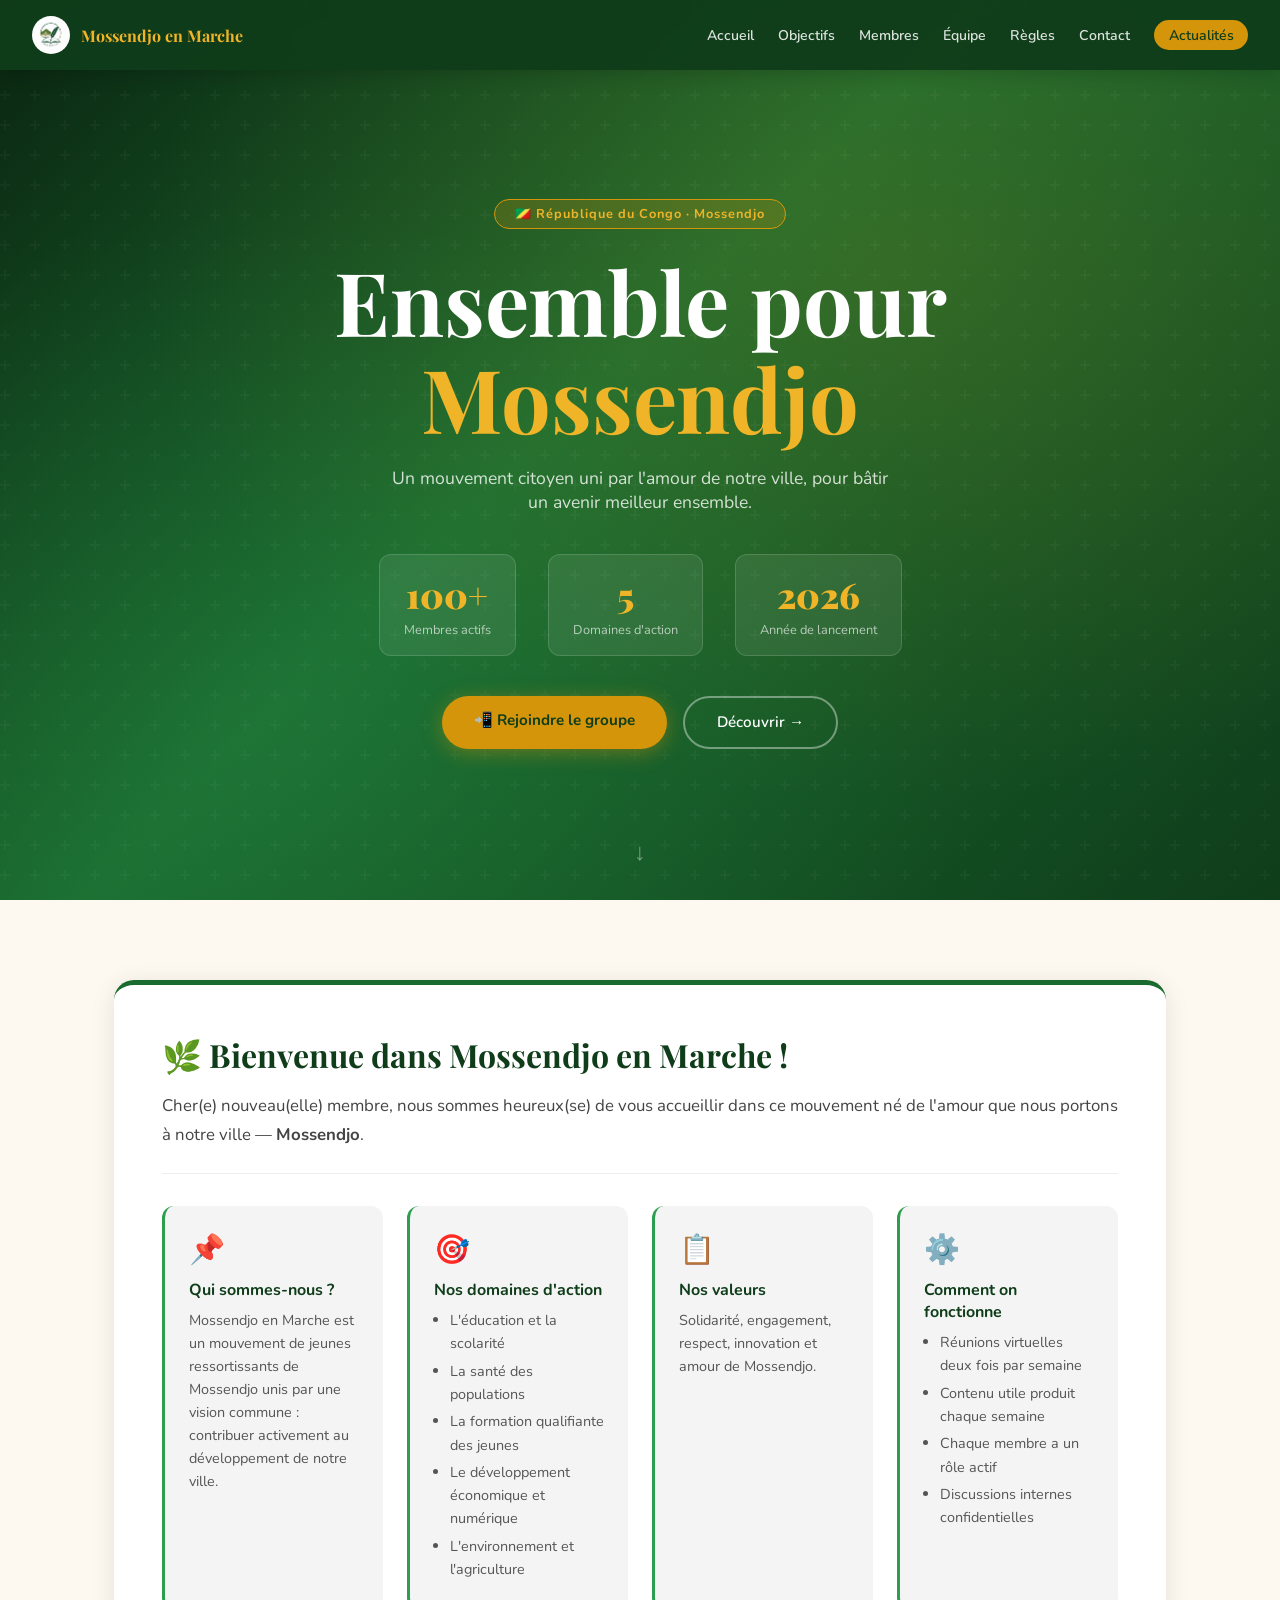
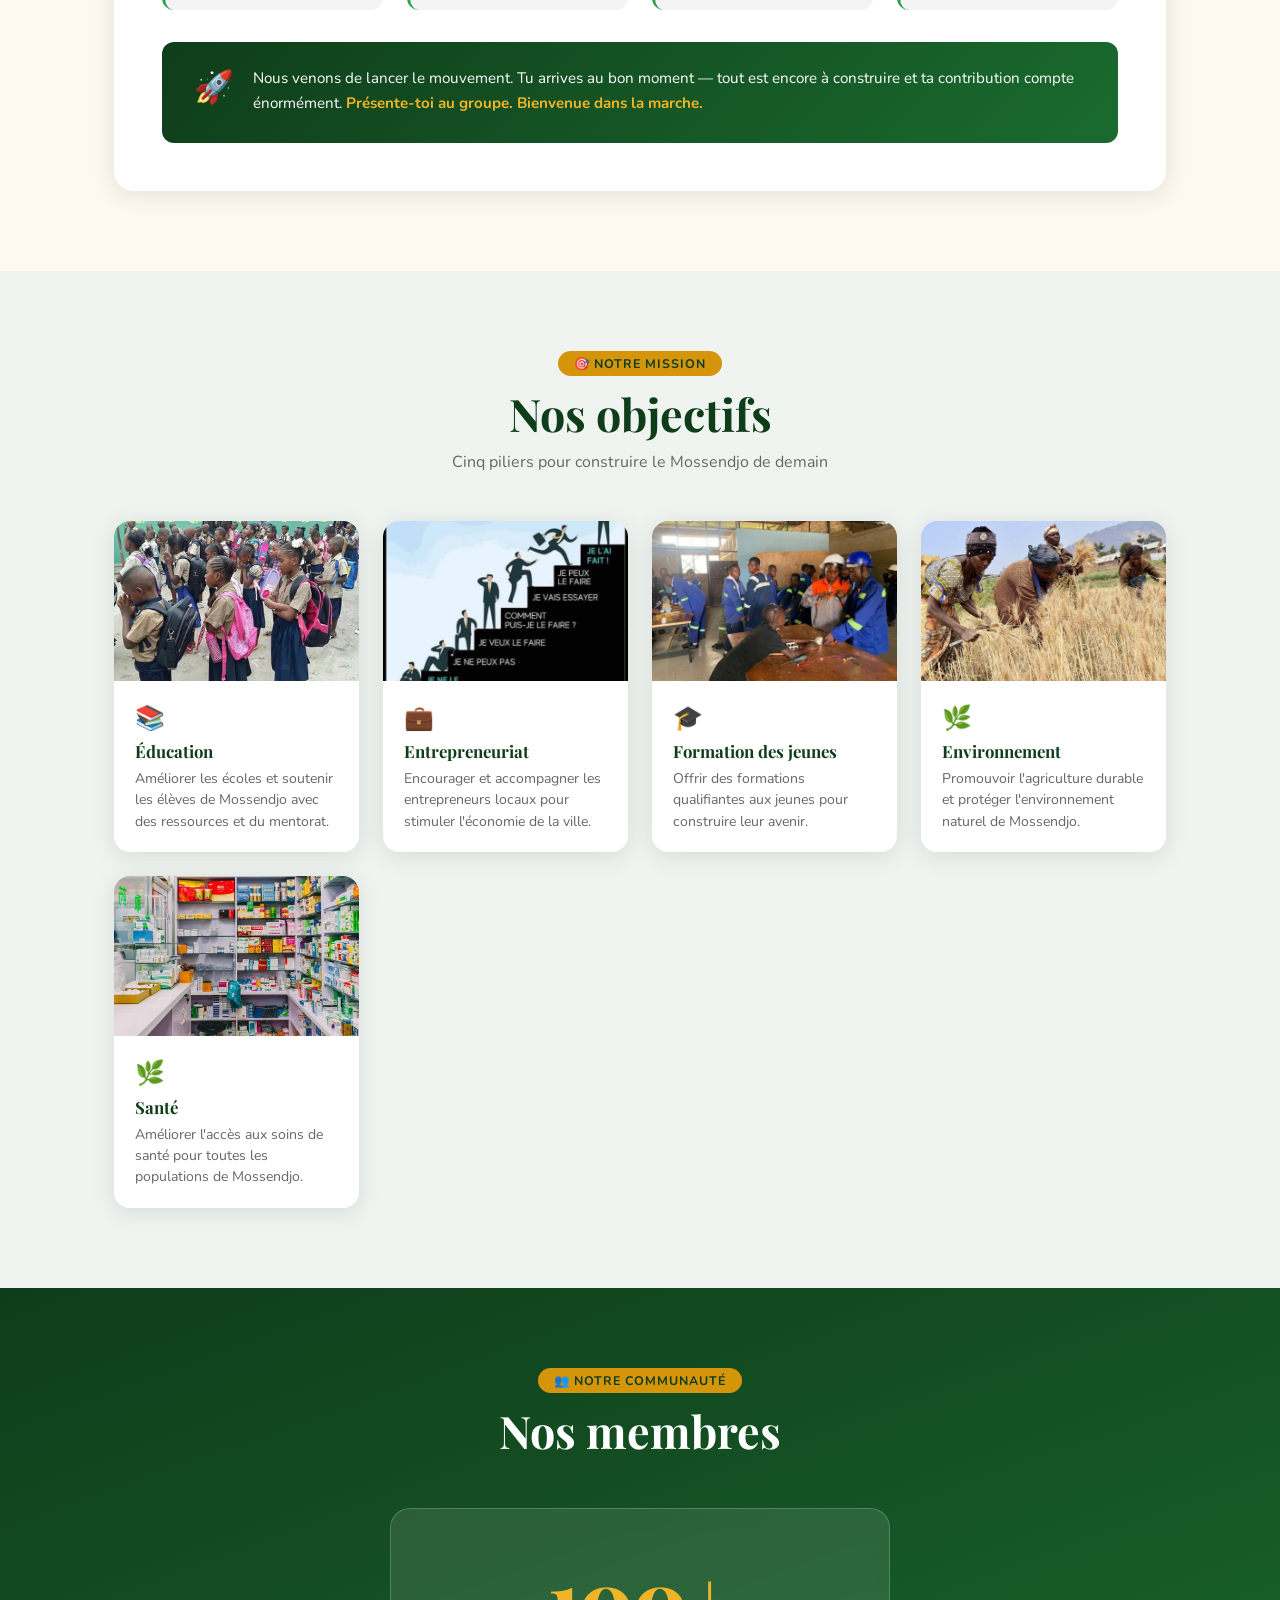
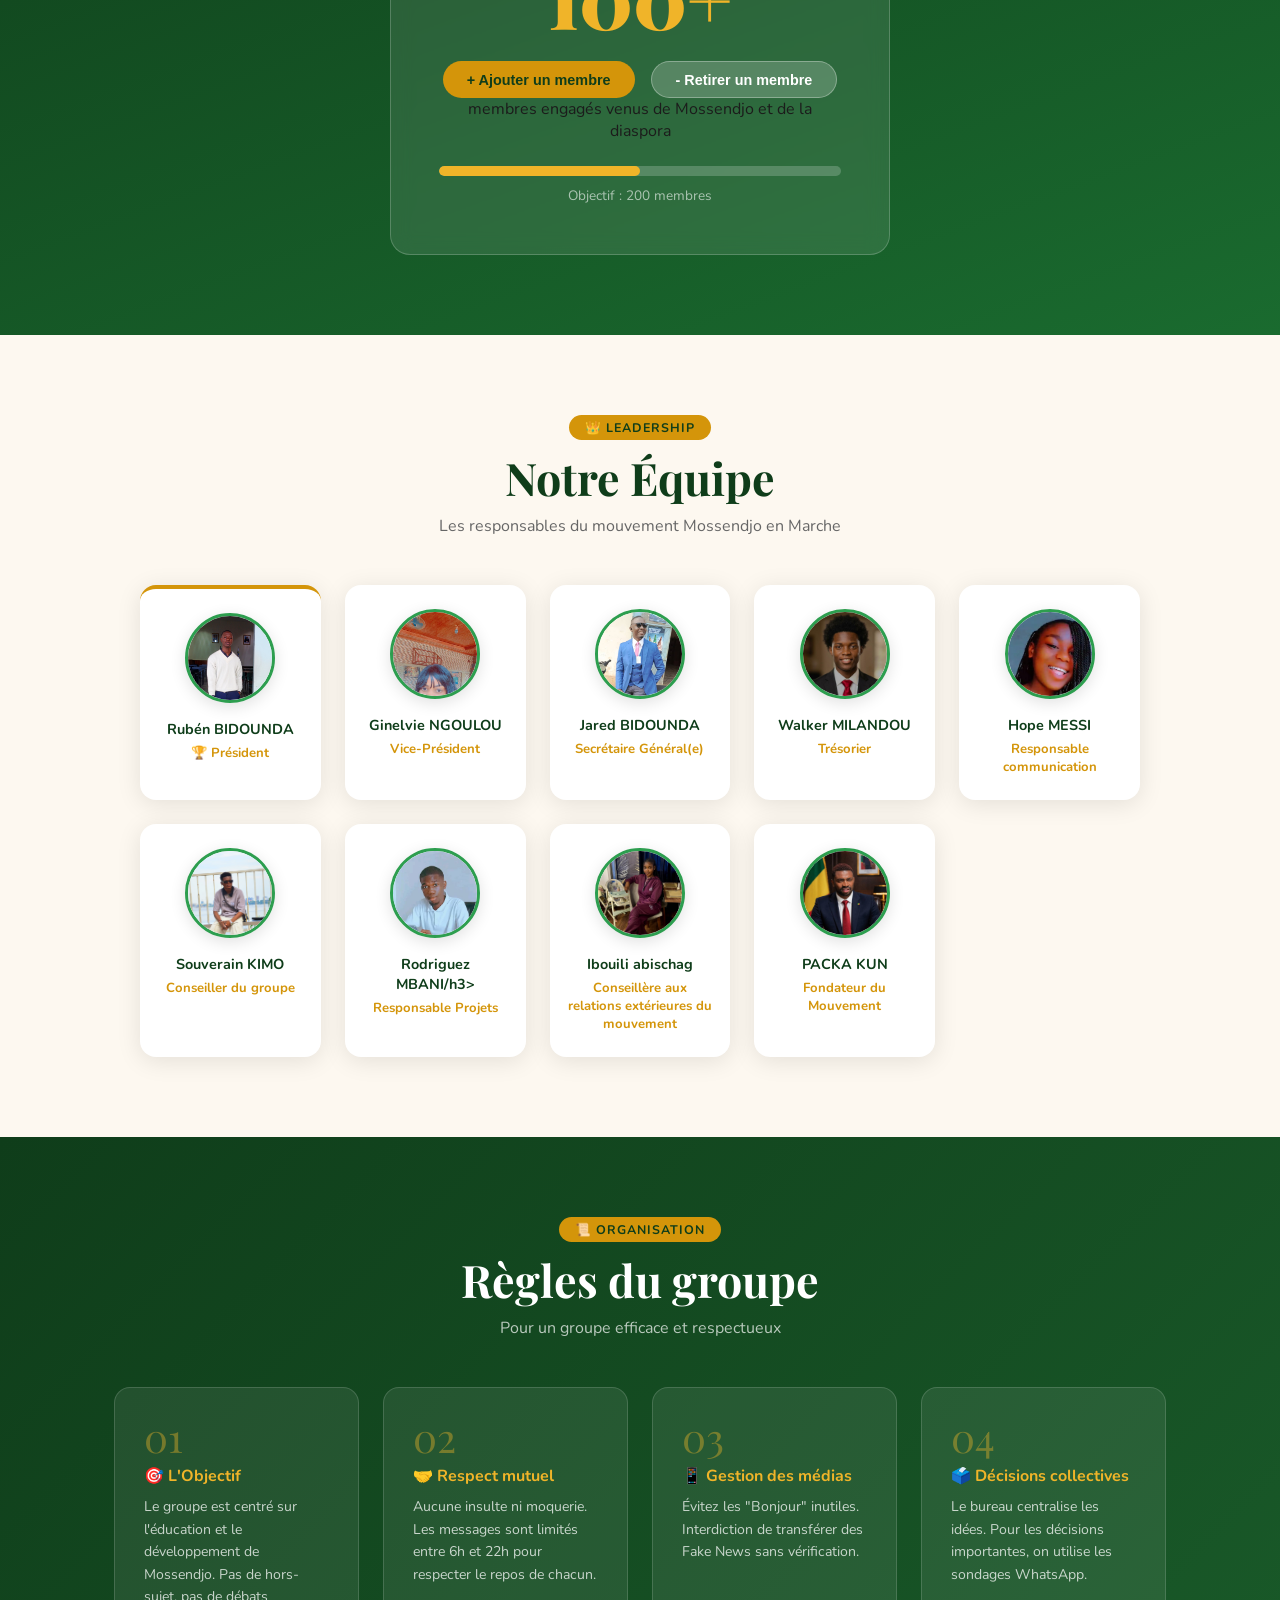
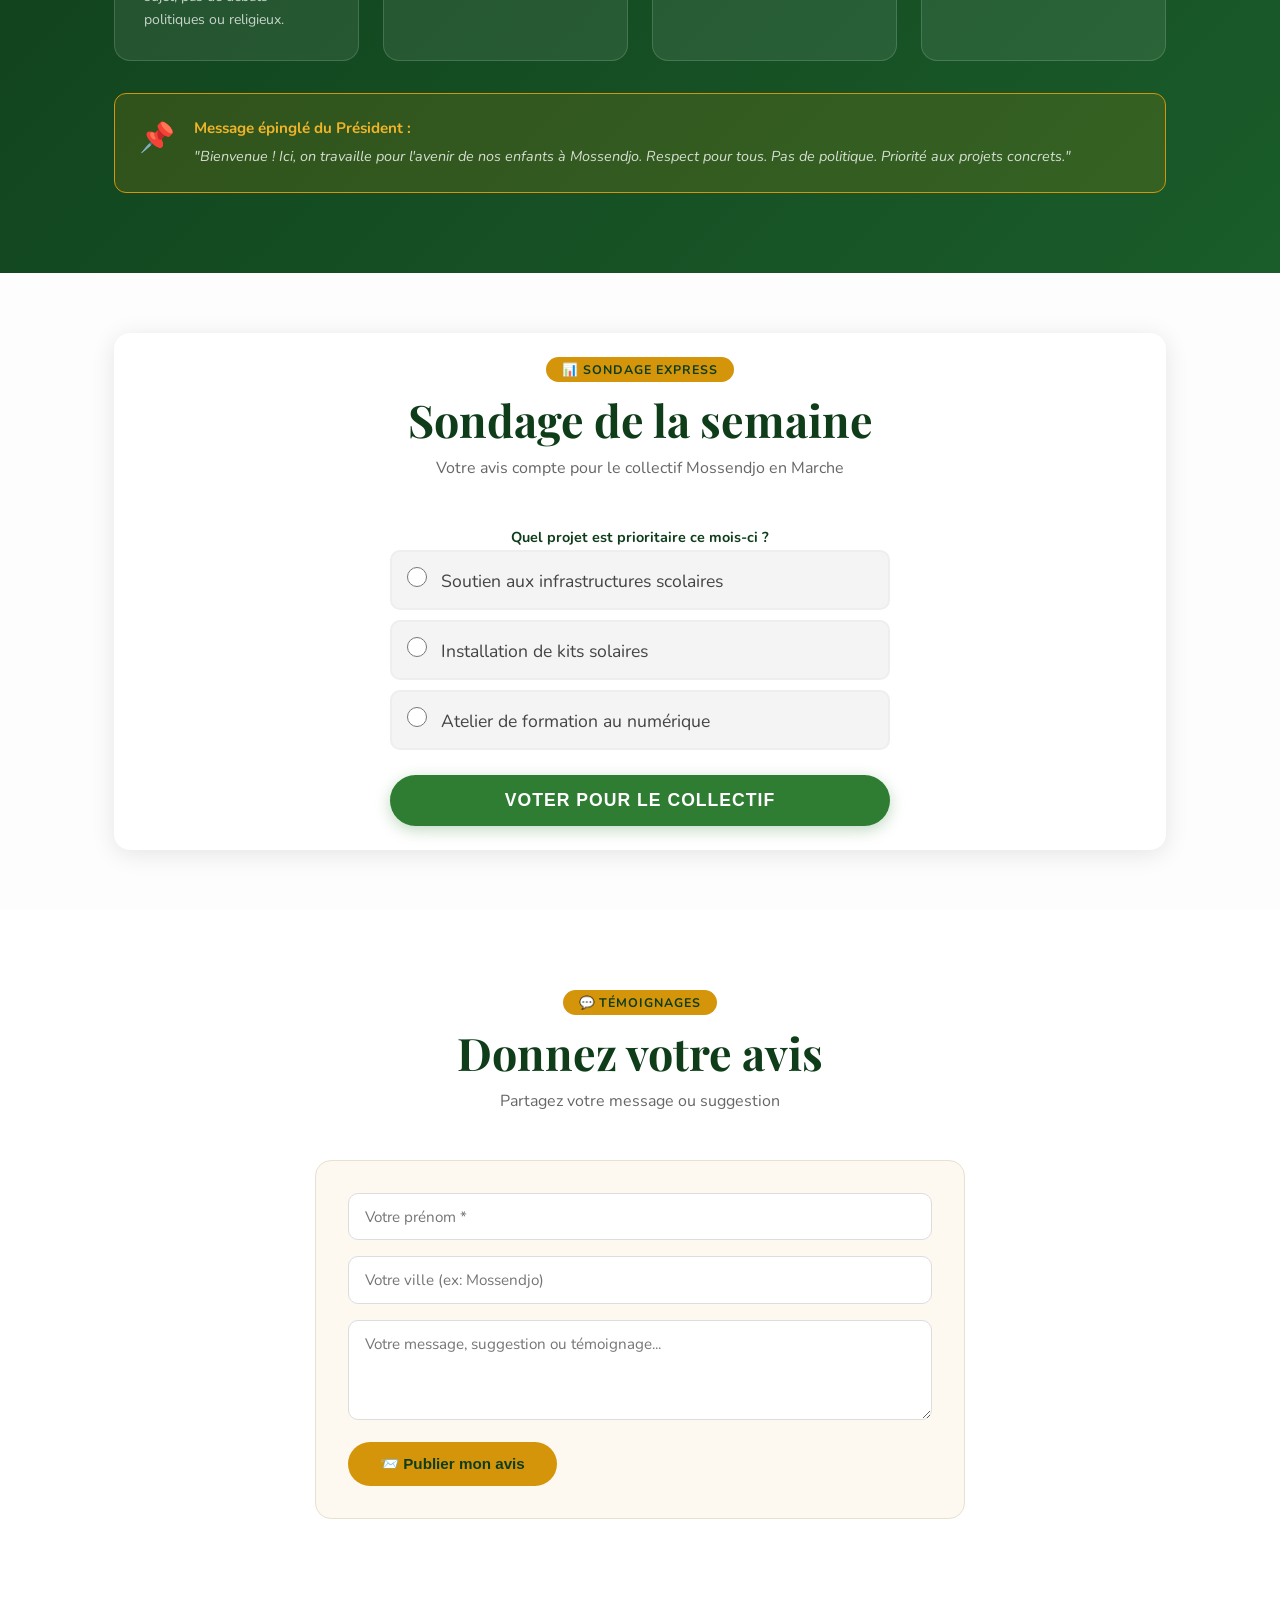
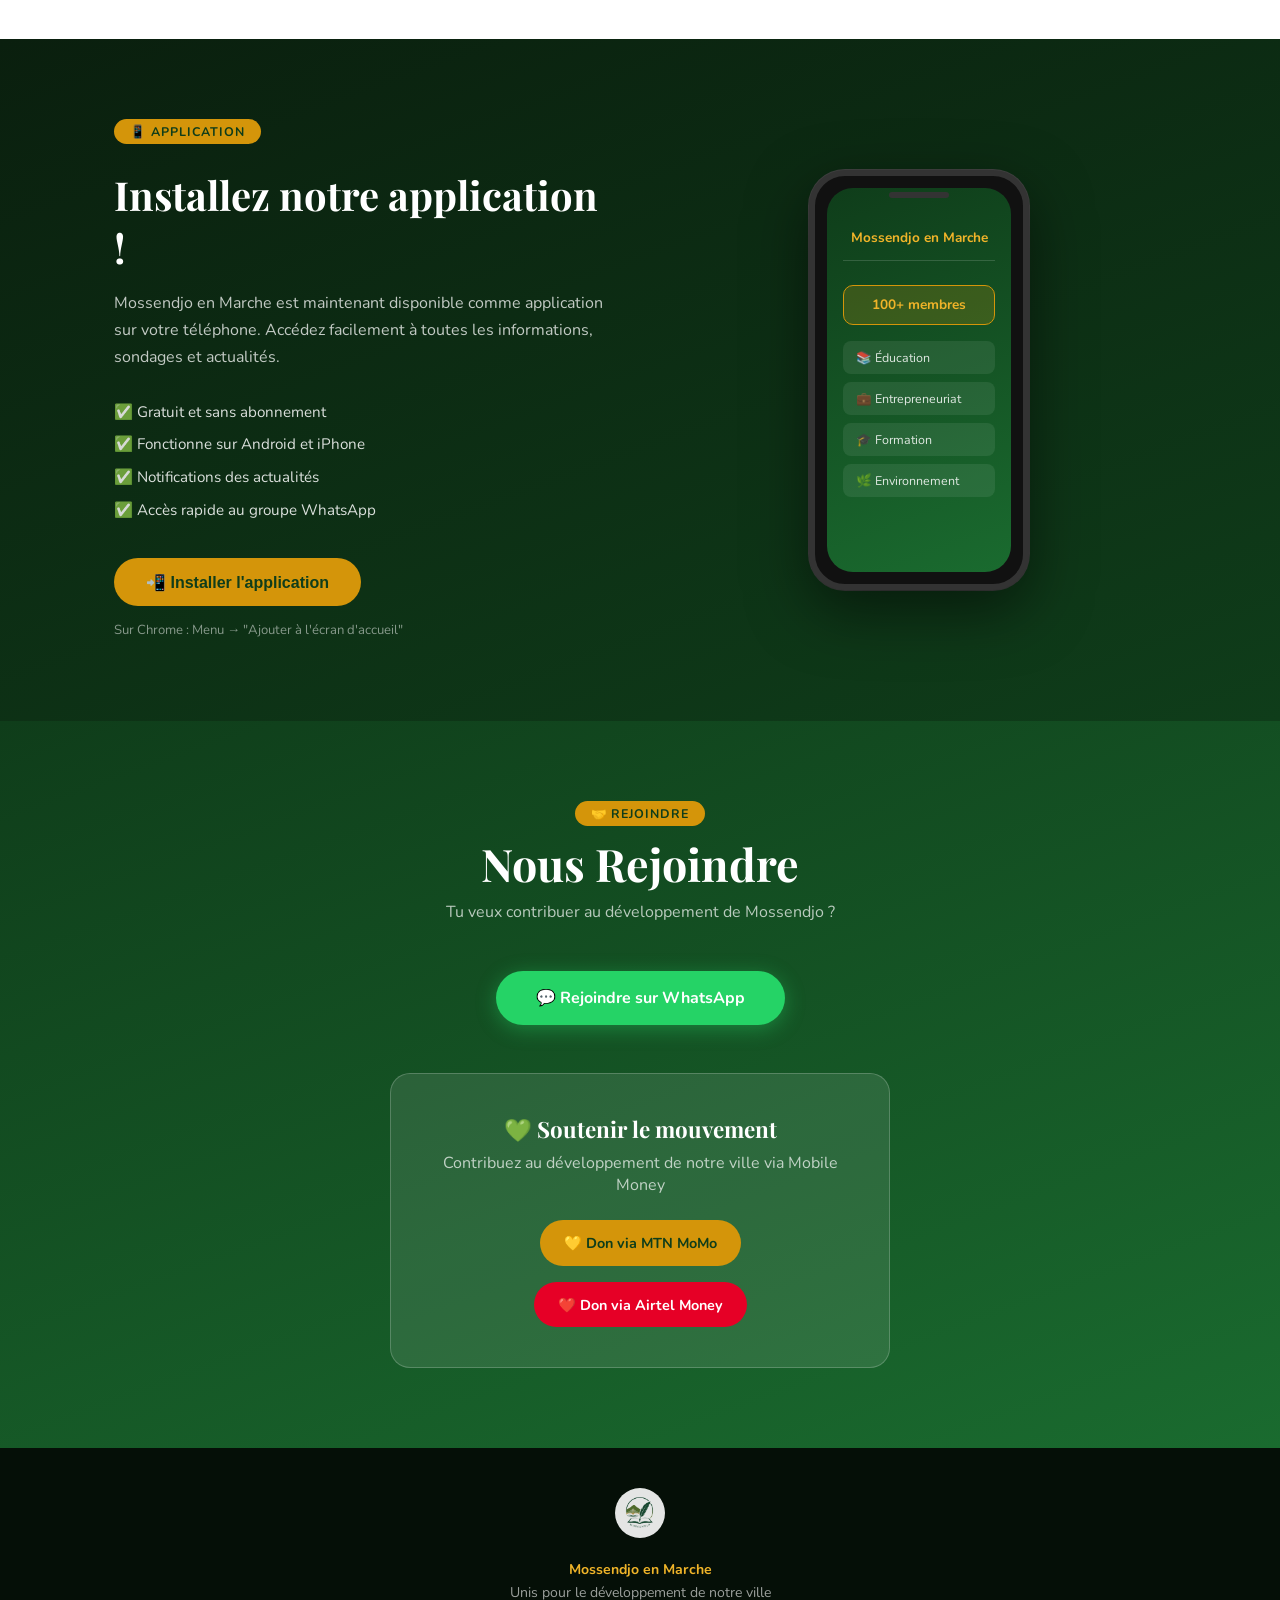
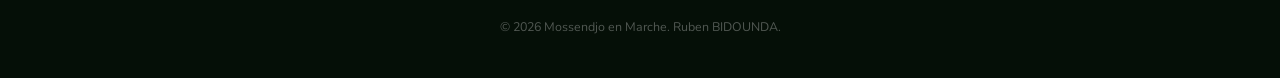
<file: index.html>
<!DOCTYPE html>
<html lang="fr">
<head>
    <meta charset="UTF-8">
    <meta name="viewport" content="width=device-width, initial-scale=1.0">
    <meta name="theme-color" content="#0f3d1a">
    <meta name="description" content="Mossendjo en Marche - Mouvement citoyen pour le développement de Mossendjo">
    <link rel="manifest" href="manifest.json">
    <title>MOSSENDJO EN MARCHE</title>
    <link rel="stylesheet" href="style.css">
    <link href="https://fonts.googleapis.com/css2?family=Playfair+Display:wght@700;900&family=Nunito:wght@400;600;700&display=swap" rel="stylesheet">
</head>
<body>

    <!-- BARRE DE NAVIGATION -->
    <nav class="navbar" id="navbar">
        <div class="nav-logo">
            <img src="logo.png.png" alt="Logo Mossendjo en Marche">
            <span>Mossendjo en Marche</span>
        </div>
        <div class="nav-links">
            <a href="#accueil">Accueil</a>
            <a href="#objectifs">Objectifs</a>
            <a href="#membres">Membres</a>
            <a href="#equipe">Équipe</a>
            <a href="#regles">Règles</a>
            <a href="#contact">Contact</a>
            <a href="actualites.html" class="nav-actu">Actualités</a>
        </div>
        <div class="hamburger" onclick="toggleMenu()">☰</div>
    </nav>

    <!-- HERO -->
    <section class="hero" id="accueil">
        <div class="hero-bg"></div>
        <div class="hero-content">
            <div class="hero-badge">🇨🇬 République du Congo · Mossendjo</div>
            <h1>Ensemble pour<br><span class="highlight">Mossendjo</span></h1>
            <p>Un mouvement citoyen uni par l'amour de notre ville, pour bâtir un avenir meilleur ensemble.</p>
            <div class="hero-stats">
                <div class="stat-box">
                    <div class="stat-num" id="compteur-hero">0</div>
                    <div class="stat-label">Membres actifs</div>
                </div>
                <div class="stat-box">
                    <div class="stat-num">5</div>
                    <div class="stat-label">Domaines d'action</div>
                </div>
                <div class="stat-box">
                    <div class="stat-num">2026</div>
                    <div class="stat-label">Année de lancement</div>
                </div>
            </div>
            <div class="hero-btns">
                <a href="https://chat.whatsapp.com/Dkc6BusXzTYLy9Fkp2ut2B?mode=gi_t" class="btn-primary">📲 Rejoindre le groupe</a>
                <a href="#objectifs" class="btn-secondary">Découvrir →</a>
            </div>
        </div>
        <div class="hero-scroll">↓</div>
    </section>

    <!-- BIENVENUE -->
    <section class="bienvenue" id="bienvenue">
        <div class="container">
            <div class="bienvenue-card">
                <h2>🌿 Bienvenue dans Mossendjo en Marche !</h2>
                <p class="intro">Cher(e) nouveau(elle) membre, nous sommes heureux(se) de vous accueillir dans ce mouvement né de l'amour que nous portons à notre ville — <strong>Mossendjo</strong>.</p>

                <div class="bienvenue-grid">
                    <div class="bv-item">
                        <div class="bv-icon">📌</div>
                        <h3>Qui sommes-nous ?</h3>
                        <p>Mossendjo en Marche est un mouvement de jeunes ressortissants de Mossendjo unis par une vision commune : contribuer activement au développement de notre ville.</p>
                    </div>
                    <div class="bv-item">
                        <div class="bv-icon">🎯</div>
                        <h3>Nos domaines d'action</h3>
                        <ul>
                            <li>L'éducation et la scolarité</li>
                            <li>La santé des populations</li>
                            <li>La formation qualifiante des jeunes</li>
                            <li>Le développement économique et numérique</li>
                            <li>L'environnement et l'agriculture</li>
                        </ul>
                    </div>
                    <div class="bv-item">
                        <div class="bv-icon">📋</div>
                        <h3>Nos valeurs</h3>
                        <p>Solidarité, engagement, respect, innovation et amour de Mossendjo.</p>
                    </div>
                    <div class="bv-item">
                        <div class="bv-icon">⚙️</div>
                        <h3>Comment on fonctionne</h3>
                        <ul>
                            <li>Réunions virtuelles deux fois par semaine</li>
                            <li>Contenu utile produit chaque semaine</li>
                            <li>Chaque membre a un rôle actif</li>
                            <li>Discussions internes confidentielles</li>
                        </ul>
                    </div>
                </div>

                <div class="bienvenue-cta">
                    <div class="bv-icon">🚀</div>
                    <p>Nous venons de lancer le mouvement. Tu arrives au bon moment — tout est encore à construire et ta contribution compte énormément. <strong>Présente-toi au groupe. Bienvenue dans la marche.</strong></p>
                </div>
            </div>
        </div>
    </section>

    <!-- OBJECTIFS -->
    <section class="objectifs" id="objectifs">
        <div class="container">
            <div class="section-header">
                <span class="section-tag">🎯 Notre mission</span>
                <h2>Nos objectifs</h2>
                <p>Cinq piliers pour construire le Mossendjo de demain</p>
            </div>
            <div class="cartes-grid">
                <div class="carte">
                    <img src="image/postQueueImg_18.jpg" alt="Education">
                    <div class="carte-body">
                        <div class="carte-icon">📚</div>
                        <h3>Éducation</h3>
                        <p>Améliorer les écoles et soutenir les élèves de Mossendjo avec des ressources et du mentorat.</p>
                    </div>
                </div>
                <div class="carte">
                    <img src="image/Screenshot_20260510-125034.jpg" alt="Entrepreneuriat">
                    <div class="carte-body">
                        <div class="carte-icon">💼</div>
                        <h3>Entrepreneuriat</h3>
                        <p>Encourager et accompagner les entrepreneurs locaux pour stimuler l'économie de la ville.</p>
                    </div>
                </div>
                <div class="carte">
                    <img src="image/Screenshot_20260510-125204~2.jpg" alt="Formation">
                    <div class="carte-body">
                        <div class="carte-icon">🎓</div>
                        <h3>Formation des jeunes</h3>
                        <p>Offrir des formations qualifiantes aux jeunes pour construire leur avenir.</p>
                    </div>
                </div>
                <div class="carte">
                    <img src="image/Revival-of-Wheat-Farming-in-Lubero-2.jpg" alt="Environnement">
                    <div class="carte-body">
                        <div class="carte-icon">🌿</div>
                        <h3>Environnement</h3>
                        <p>Promouvoir l'agriculture durable et protéger l'environnement naturel de Mossendjo.</p>
                    </div>
                </div>
                <div class="carte">
                    <img src="image/bd73007b82d214045dc764538b36dafa.jpg" alt="Santé">
                    <div class="carte-body">
                        <div class="carte-icon">🌿</div>
                        <h3>Santé</h3>
                        <p>Améliorer l'accès aux soins de santé pour toutes les populations de Mossendjo.</p>
                    </div>
                    </div>
                </div>
            </div>
        </div>
    </section>

    <!-- COMPTEUR MEMBRES -->
    <section class="membres-section" id="membres">
        <div class="container">
            <div class="section-header light">
                <span class="section-tag">👥 Notre communauté</span>
                <h2>Nos membres</h2>
            </div>
            <div class="compteur-box">
                <div class="grand-compteur" id="compteur-main">100</div>
                <div class="admin-compteur">
    <button onclick="ajouterMembre()" class="btn-plus">+ Ajouter un membre</button>
    <button onclick="retirerMembre()" class="btn-moins">- Retirer un membre</button>
</div
                <p>membres engagés venus de Mossendjo et de la diaspora</p>
                <div class="compteur-barre">
                    <div class="barre-progress" id="barre"></div>
                </div>
                <span class="compteur-label">Objectif : 200 membres</span>
            </div>
        </div>
    </section>

    <!-- ÉQUIPE -->
    <section class="equipe" id="equipe">
        <div class="container">
            <div class="section-header">
                <span class="section-tag">👑 Leadership</span>
                <h2>Notre Équipe</h2>
                <p>Les responsables du mouvement Mossendjo en Marche</p>
            </div>
            <div class="equipe-grid">
                <div class="membre-carte president">
                    <div class="membre-photo">
                        <img src="IMG_20260206_123514_701~2.jpg" alt="Président">
                    </div>
                    <h3>Rubén BIDOUNDA</h3>
                    <p class="role">🏆 Président</p>
                </div>
                <div class="membre-carte">
                    <div class="membre-photo">
                        <img src="IMG-20260512-WA0232.jpg" alt="Vice-Président">
                    </div>
                    <h3>Ginelvie NGOULOU</h3>
                    <p class="role">Vice-Président</p>
                </div>
                <div class="membre-carte">
                    <div class="membre-photo">
                        <img src="IMG-20260512-WA0236.jpg" alt="Secrétaire">
                    </div>
                    <h3>Jared BIDOUNDA</h3>
                    <p class="role">Secrétaire Général(e)</p>
                </div>
                <div class="membre-carte">
                    <div class="membre-photo">
                        <img src="IMG-20260512-WA0146.jpg" alt="Trésorière">
                    </div>
                    <h3>Walker MILANDOU</h3>
                    <p class="role">Trésorier</p>
                </div>
                <div class="membre-carte">
                    <div class="membre-photo">
                        <img src="IMG-20260510-WA0218.jpg" alt="Responsable communication">
                    </div>
                    <h3>Hope MESSI</h3>
                    <p class="role">Responsable communication</p>
                </div>
                <div class="membre-carte">
                    <div class="membre-photo">
                        <img src="IMG-20260510-WA0237.jpg" alt="Conseiller">
                    </div>
                    <h3>Souverain KIMO</h3>
                    <p class="role">Conseiller du groupe</p>
                </div>
                <div class="membre-carte">
                    <div class="membre-photo">
                        <img src="IMG-20260502-WA0021.jpg" alt="Responsable Projets">
                    </div>
                    <h3>Rodriguez MBANI/h3>
                    <p class="role">Responsable Projets</p>
                </div>
                <div class="membre-carte">
                    <div class="membre-photo">
                        <img src="IMG-20260512-WA0239.jpg" alt="Conseillère aux relations extérieurs">
                    </div>
                    <h3>Ibouili abischag </h3>
                    <p class="role">Conseillère aux relations extérieures du mouvement</p>
                </div>
                    <div class="membre-carte">
                    <div class="membre-photo">
                        <img src="IMG-20260512-WA0247.jpg" alt="Fondateur du Mouvement">
                    </div>
                    <h3>PACKA KUN</h3>
                    <p class="role">Fondateur du Mouvement</p>
            </div>
        </div>
    </section>

    <!-- RÈGLES DU GROUPE -->
    <section class="regles" id="regles">
        <div class="container">
            <div class="section-header light">
                <span class="section-tag">📜 Organisation</span>
                <h2>Règles du groupe</h2>
                <p>Pour un groupe efficace et respectueux</p>
            </div>
            <div class="regles-grid">
                <div class="regle-carte">
                    <div class="regle-num">01</div>
                    <h3>🎯 L'Objectif</h3>
                    <p>Le groupe est centré sur l'éducation et le développement de Mossendjo. Pas de hors-sujet, pas de débats politiques ou religieux.</p>
                </div>
                <div class="regle-carte">
                    <div class="regle-num">02</div>
                    <h3>🤝 Respect mutuel</h3>
                    <p>Aucune insulte ni moquerie. Les messages sont limités entre 6h et 22h pour respecter le repos de chacun.</p>
                </div>
                <div class="regle-carte">
                    <div class="regle-num">03</div>
                    <h3>📱 Gestion des médias</h3>
                    <p>Évitez les "Bonjour" inutiles. Interdiction de transférer des Fake News sans vérification.</p>
                </div>
                <div class="regle-carte">
                    <div class="regle-num">04</div>
                    <h3>🗳️ Décisions collectives</h3>
                    <p>Le bureau centralise les idées. Pour les décisions importantes, on utilise les sondages WhatsApp.</p>
                </div>
            </div>
            <div class="message-epingle">
                <div class="epingle-icon">📌</div>
                <div>
                    <h4>Message épinglé du Président :</h4>
                    <p>"Bienvenue ! Ici, on travaille pour l'avenir de nos enfants à Mossendjo. Respect pour tous. Pas de politique. Priorité aux projets concrets."</p>
                </div>
            </div>
        </div>
    </section>

    <!-- SONDAGE INTERACTIF MISE À JOUR -->
<section class="sondage-section" id="sondage">
    <div class="container">
        <div class="membre-carte"> 
            <div class="section-header">
                <span class="section-tag">📊 Sondage Express</span>
                <h2>Sondage de la semaine</h2>
                <p>Votre avis compte pour le collectif Mossendjo en Marche</p>
            </div>

            <div class="sondage-content" style="text-align: center; margin-top: 20px;">
                <h3>Quel projet est prioritaire ce mois-ci ?</h3>
                
                <form id="form-sondage" style="max-width: 500px; margin: 0 auto; text-align: left;">
                    <label class="sondage-option" style="display: block; background: #f4f4f4; padding: 15px; margin-bottom: 10px; border-radius: 10px; cursor: pointer;">
                        <input type="radio" name="projet" value="Infrastructures Scolaires"> 
                        <span style="margin-left: 10px;">Soutien aux infrastructures scolaires</span>
                    </label>

                    <label class="sondage-option" style="display: block; background: #f4f4f4; padding: 15px; margin-bottom: 10px; border-radius: 10px; cursor: pointer;">
                        <input type="radio" name="projet" value="Kits Solaires"> 
                        <span style="margin-left: 10px;">Installation de kits solaires</span>
                    </label>

                    <label class="sondage-option" style="display: block; background: #f4f4f4; padding: 15px; margin-bottom: 10px; border-radius: 10px; cursor: pointer;">
                        <input type="radio" name="projet" value="Formation Numérique"> 
                        <span style="margin-left: 10px;">Atelier de formation au numérique</span>
                    </label>

                    <button type="button" class="btn-sondage" onclick="voter()" style="width: 100%; background: #2e7d32; color: white; border: none; padding: 15px; border-radius: 30px; font-weight: bold; margin-top: 15px; cursor: pointer;">
                        Voter pour le collectif
                    </button>
                </form>
            </div>
        </div>
    </div>
</section>

    <!-- AVIS -->
    <section class="avis-section">
        <div class="container">
            <div class="section-header">
                <span class="section-tag">💬 Témoignages</span>
                <h2>Donnez votre avis</h2>
                <p>Partagez votre message ou suggestion</p>
            </div>
            <div class="avis-form-box">
                <input type="text" id="nom" placeholder="Votre prénom *">
                <input type="text" id="ville" placeholder="Votre ville (ex: Mossendjo)">
                <textarea id="message" placeholder="Votre message, suggestion ou témoignage..."></textarea>
                <button onclick="publier()">📨 Publier mon avis</button>
            </div>
            <div class="avis-liste" id="listeAvis"></div>
        </div>
    </section>

    <!-- APPLICATION -->
    <section class="app-section">
        <div class="container">
            <div class="app-content">
                <div class="app-text">
                    <span class="section-tag">📱 Application</span>
                    <h2>Installez notre application !</h2>
                    <p>Mossendjo en Marche est maintenant disponible comme application sur votre téléphone. Accédez facilement à toutes les informations, sondages et actualités.</p>
                    <ul class="app-features">
                        <li>✅ Gratuit et sans abonnement</li>
                        <li>✅ Fonctionne sur Android et iPhone</li>
                        <li>✅ Notifications des actualités</li>
                        <li>✅ Accès rapide au groupe WhatsApp</li>
                    </ul>
                    <button class="btn-install" id="installBtn" onclick="installerApp()">📲 Installer l'application</button>
                    <p class="install-hint">Sur Chrome : Menu → "Ajouter à l'écran d'accueil"</p>
                </div>
                <div class="app-mockup">
                    <div class="phone">
                        <div class="phone-screen">
                            <div class="phone-header">Mossendjo en Marche</div>
                            <div class="phone-content">
                                <div class="phone-stat">100+ membres</div>
                                <div class="phone-menu">
                                    <div>📚 Éducation</div>
                                    <div>💼 Entrepreneuriat</div>
                                    <div>🎓 Formation</div>
                                    <div>🌿 Environnement</div>
                                </div>
                            </div>
                        </div>
                    </div>
                </div>
            </div>
        </div>
    </section>

    <!-- CONTACT -->
    <section class="contact-section" id="contact">
        <div class="container">
            <div class="section-header light">
                <span class="section-tag">🤝 Rejoindre</span>
                <h2>Nous Rejoindre</h2>
                <p>Tu veux contribuer au développement de Mossendjo ?</p>
            </div>
            <div class="contact-btns">
                <a href="https://chat.whatsapp.com/Dkc6BusXzTYLy9Fkp2ut2B?mode=gi_t" class="btn-whatsapp" target="_blank">💬 Rejoindre sur WhatsApp</a>
            </div>
            <div class="don-section">
                <h3>💚 Soutenir le mouvement</h3>
                <p>Contribuez au développement de notre ville via Mobile Money</p>
                <div class="don-btns">
                    <a href="https://wa.me/242068265686?text=Bonjour%2C%20je%20souhaite%20faire%20un%20don%20pour%20Mossendjo%20en%20Marche" target="_blank" class="btn-mtn">💛 Don via MTN MoMo</a>
                    <a href="https://wa.me/242053784272?text=Bonjour%2C%20je%20souhaite%20faire%20un%20don%20pour%20Mossendjo%20en%20Marche" target="_blank" class="btn-airtel">❤️ Don via Airtel Money</a>
                </div>
            </div>
        </div>
    </section>

    <!-- FOOTER -->
    <footer>
        <div class="footer-content">
            <img src="logo.png.png" alt="Logo" class="footer-logo">
            <p><strong>Mossendjo en Marche</strong></p>
            <p>Unis pour le développement de notre ville</p>
            <p class="footer-copy">© 2026 Mossendjo en Marche. Ruben BIDOUNDA.</p>
        </div>
    </footer>

    <script>
        // ── COMPTEUR ANIMÉ ──
        function animerCompteur(id, cible, duree) {
            let debut = 0;
            const increment = cible / (duree / 16);
            const el = document.getElementById(id);
            const timer = setInterval(() => {
                debut += increment;
                if (debut >= cible) {
                    el.textContent = cible + '+';
                    clearInterval(timer);
                } else {
                    el.textContent = Math.floor(debut);
                }
            }, 16);
        }

        window.addEventListener('load', () => {
            animerCompteur('compteur-hero', 100, 2000);
            // Barre de progression
            setTimeout(() => {
                document.getElementById('barre').style.width = '50%';
            }, 500);
        });

        // ── NAVBAR SCROLL ──
        window.addEventListener('scroll', () => {
            const nav = document.getElementById('navbar');
            if (window.scrollY > 50) {
                nav.classList.add('scrolled');
            } else {
                nav.classList.remove('scrolled');
            }
        });

        // ── MENU HAMBURGER ──
        function toggleMenu() {
            document.querySelector('.nav-links').classList.toggle('open');
        }

        // ── AVIS ──
        function publier() {
            const nom = document.getElementById('nom').value.trim();
            const ville = document.getElementById('ville').value.trim();
            const message = document.getElementById('message').value.trim();
            if (!nom || !message) {
                alert('Merci de renseigner votre prénom et votre message.');
                return;
            }
            const avis = JSON.parse(localStorage.getItem('avis') || '[]');
            const now = new Date();
            const mois = ['Jan','Fév','Mar','Avr','Mai','Juin','Juil','Août','Sep','Oct','Nov','Déc'];
            avis.push({ nom, ville: ville || 'Congo', message, date: mois[now.getMonth()] + ' ' + now.getFullYear() });
            localStorage.setItem('avis', JSON.stringify(avis));
            document.getElementById('nom').value = '';
            document.getElementById('ville').value = '';
            document.getElementById('message').value = '';
            afficherAvis();
        }
        // ── COMPTEUR MEMBRES ──
let nbMembres = parseInt(localStorage.getItem('membres') || '100');
document.getElementById('compteur-main').textContent = nbMembres + '+';

function ajouterMembre() {
    nbMembres++;
    localStorage.setItem('membres', nbMembres);
    document.getElementById('compteur-main').textContent = nbMembres + '+';
    document.getElementById('compteur-hero').textContent = nbMembres + '+';
}

function retirerMembre() {
    if (nbMembres > 0) nbMembres--;
    localStorage.setItem('membres', nbMembres);
    document.getElementById('compteur-main').textContent = nbMembres + '+';
    document.getElementById('compteur-hero').textContent = nbMembres + '+';
}

        function afficherAvis() {
            const avis = JSON.parse(localStorage.getItem('avis') || '[]');
            const liste = document.getElementById('listeAvis');
            liste.innerHTML = '';
            [...avis].reverse().forEach(a => {
                const init = a.nom.split(' ').map(x => x[0]).join('').slice(0,2).toUpperCase();
                liste.innerHTML += `
                    <div class="avis-carte">
                        <div class="avis-avatar">${init}</div>
                        <div class="avis-contenu">
                            <div class="avis-nom">${a.nom} · <span>${a.ville}</span></div>
                            <div class="avis-date">${a.date}</div>
                            <div class="avis-texte">${a.message}</div>
                        </div>
                    </div>`;
            });
        }

        afficherAvis();

        // ── PWA INSTALL ──
        let deferredPrompt;
        window.addEventListener('beforeinstallprompt', (e) => {
            e.preventDefault();
            deferredPrompt = e;
            document.getElementById('installBtn').style.display = 'block';
        });

        function installerApp() {
            if (deferredPrompt) {
                deferredPrompt.prompt();
                deferredPrompt.userChoice.then(() => { deferredPrompt = null; });
            } else {
                alert('Pour installer : Menu de votre navigateur → "Ajouter à l\'écran d\'accueil"');
            }
        }
    </script>
    <script>
async function voter() {
    const bouton = document.querySelector('.btn-sondage');
    const formulaire = document.getElementById('form-sondage');
    const projetSelectionne = formulaire.querySelector('input[name="projet"]:checked');

    // 1. Vérification si une option est cochée
    if (!projetSelectionne) {
        alert("S'il vous plaît, sélectionnez un projet avant de voter !");
        return;
    }

    // 2. Animation du bouton (Feedback visuel)
    const texteOriginal = bouton.innerText;
    bouton.innerText = "Envoi en cours...";
    bouton.disabled = true;
    bouton.style.opacity = "0.7";

    // 3. Préparation des données
    const donnees = {
        date: new Date().toLocaleString(),
        choix: projetSelectionne.value,
        source: "Site Web Mossendjo"
    };

    try {
        // REMPLACE CETTE URL par l'URL de ton script Google Sheets ou ton API
        const URL_DATABASE = "TON_URL_ICI"; 

        // Simulation d'envoi (ou envoi réel via fetch)
        console.log("Vote enregistré :", donnees);
        
        // Attente artificielle pour l'effet visuel
        await new Promise(resolve => setTimeout(resolve, 1000));

        // 4. Succès
        alert("Merci Ruben ! Votre vote pour '" + projetSelectionne.value + "' a été pris en compte.");
        bouton.innerText = "Vote enregistré ✓";
        bouton.style.backgroundColor = "#1b5e20";
        
    } catch (erreur) {
        alert("Erreur lors de l'envoi du vote. Réessayez plus tard.");
        bouton.innerText = texteOriginal;
        bouton.disabled = false;
        bouton.style.opacity = "1";
    }
}
if ('serviceWorker' in navigator) {
  window.addEventListener('load', () => {
    navigator.serviceWorker.register('sw.js');
  });
}
</script>


</body>
</html>
</file>
<file: style.css>
/* ── VARIABLES & RESET ── */
:root {
    --vert: #1a6b2f;
    --vert-fonce: #0f3d1a;
    --vert-clair: #2d9e4f;
    --or: #d4950a;
    --or-clair: #f0b429;
    --blanc: #ffffff;
    --creme: #fdf8f0;
    --texte: #1c1c1c;
    --gris: #f4f4f4;
    --ombre: 0 4px 24px rgba(0,0,0,0.10);
}

* { margin: 0; padding: 0; box-sizing: border-box; }
html { scroll-behavior: smooth; }

body {
    font-family: 'Nunito', sans-serif;
    color: var(--texte);
    background: var(--creme);
    overflow-x: hidden;
}

.container {
    max-width: 1100px;
    margin: 0 auto;
    padding: 0 1.5rem;
}

/* ── NAVBAR ── */
.navbar {
    position: fixed;
    top: 0; width: 100%; z-index: 999;
    display: flex;
    align-items: center;
    justify-content: space-between;
    padding: 1rem 2rem;
    background: rgba(15, 61, 26, 0.95);
    backdrop-filter: blur(10px);
    transition: all 0.3s;
    box-shadow: 0 2px 20px rgba(0,0,0,0.2);
}

.navbar.scrolled {
    padding: 0.6rem 2rem;
    background: rgba(15, 61, 26, 0.99);
}

.nav-logo {
    display: flex;
    align-items: center;
    gap: 0.7rem;
}

.nav-logo img {
    height: 38px;
    width: auto;
    border-radius: 50%;
}

.nav-logo span {
    font-family: 'Playfair Display', serif;
    color: var(--or-clair);
    font-size: 1rem;
    font-weight: 700;
}

.nav-links {
    display: flex;
    gap: 1.5rem;
    align-items: center;
}

.nav-links a {
    color: rgba(255,255,255,0.85);
    text-decoration: none;
    font-size: 0.88rem;
    font-weight: 600;
    transition: color 0.2s;
}

.nav-links a:hover { color: var(--or-clair); }

.nav-actu {
    background: var(--or) !important;
    color: var(--vert-fonce) !important;
    padding: 0.35rem 0.9rem;
    border-radius: 20px;
}

.hamburger {
    display: none;
    color: var(--blanc);
    font-size: 1.5rem;
    cursor: pointer;
}

/* ── SECTION HEADERS ── */
.section-header {
    text-align: center;
    margin-bottom: 3rem;
}

.section-header h2 {
    font-family: 'Playfair Display', serif;
    font-size: clamp(1.8rem, 4vw, 2.8rem);
    color: var(--vert-fonce);
    margin: 0.5rem 0;
}

.section-header p {
    color: #666;
    max-width: 500px;
    margin: 0 auto;
}

.section-header.light h2 { color: var(--blanc); }
.section-header.light p { color: rgba(255,255,255,0.7); }

.section-tag {
    display: inline-block;
    background: var(--or);
    color: var(--vert-fonce);
    padding: 0.25rem 1rem;
    border-radius: 20px;
    font-size: 0.78rem;
    font-weight: 700;
    letter-spacing: 0.08em;
    text-transform: uppercase;
}

/* ── HERO ── */
.hero {
    min-height: 100vh;
    position: relative;
    display: flex;
    align-items: center;
    justify-content: center;
    text-align: center;
    padding: 7rem 2rem 4rem;
    overflow: hidden;
}

.hero-bg {
    position: absolute;
    inset: 0;
    background: linear-gradient(135deg, #0a2410 0%, #1a6b2f 45%, #0f3d1a 100%);
    z-index: 0;
}

.hero-bg::before {
    content: '';
    position: absolute;
    inset: 0;
    background: radial-gradient(ellipse at 70% 30%, rgba(212,149,10,0.15) 0%, transparent 60%),
                radial-gradient(ellipse at 20% 80%, rgba(45,158,79,0.2) 0%, transparent 50%);
}

.hero-bg::after {
    content: '';
    position: absolute;
    inset: 0;
    background: url("data:image/svg+xml,%3Csvg width='60' height='60' viewBox='0 0 60 60' xmlns='http://www.w3.org/2000/svg'%3E%3Cg fill='none' fill-rule='evenodd'%3E%3Cg fill='%23ffffff' fill-opacity='0.03'%3E%3Cpath d='M36 34v-4h-2v4h-4v2h4v4h2v-4h4v-2h-4zm0-30V0h-2v4h-4v2h4v4h2V6h4V4h-4zM6 34v-4H4v4H0v2h4v4h2v-4h4v-2H6zM6 4V0H4v4H0v2h4v4h2V6h4V4H6z'/%3E%3C/g%3E%3C/g%3E%3C/svg%3E");
}

.hero-content {
    position: relative;
    z-index: 1;
    max-width: 700px;
}

.hero-badge {
    display: inline-block;
    background: rgba(212,149,10,0.2);
    border: 1px solid var(--or);
    color: var(--or-clair);
    padding: 0.3rem 1.2rem;
    border-radius: 30px;
    font-size: 0.8rem;
    font-weight: 700;
    letter-spacing: 0.08em;
    margin-bottom: 1.5rem;
    animation: fadeDown 0.8s ease both;
}

.hero h1 {
    font-family: 'Playfair Display', serif;
    font-size: clamp(2.8rem, 8vw, 5.5rem);
    color: var(--blanc);
    line-height: 1.1;
    animation: fadeDown 0.9s ease 0.1s both;
}

.hero h1 .highlight {
    color: var(--or-clair);
    position: relative;
}

.hero p {
    color: rgba(255,255,255,0.8);
    font-size: 1.1rem;
    max-width: 520px;
    margin: 1.2rem auto 0;
    animation: fadeDown 1s ease 0.2s both;
}

.hero-stats {
    display: flex;
    gap: 2rem;
    justify-content: center;
    margin: 2.5rem 0;
    animation: fadeDown 1s ease 0.3s both;
    flex-wrap: wrap;
}

.stat-box {
    text-align: center;
    padding: 1rem 1.5rem;
    background: rgba(255,255,255,0.08);
    border: 1px solid rgba(255,255,255,0.15);
    border-radius: 12px;
    backdrop-filter: blur(8px);
}

.stat-num {
    font-family: 'Playfair Display', serif;
    font-size: 2.2rem;
    color: var(--or-clair);
    font-weight: 900;
}

.stat-label {
    color: rgba(255,255,255,0.65);
    font-size: 0.8rem;
    margin-top: 0.2rem;
}

.hero-btns {
    display: flex;
    gap: 1rem;
    justify-content: center;
    flex-wrap: wrap;
    animation: fadeDown 1s ease 0.4s both;
}

.btn-primary {
    background: var(--or);
    color: var(--vert-fonce);
    padding: 0.9rem 2rem;
    border-radius: 40px;
    font-weight: 700;
    font-size: 0.95rem;
    text-decoration: none;
    transition: transform 0.2s, box-shadow 0.2s;
    box-shadow: 0 4px 20px rgba(212,149,10,0.4);
}

.btn-primary:hover {
    transform: translateY(-2px);
    box-shadow: 0 6px 28px rgba(212,149,10,0.5);
}

.btn-secondary {
    border: 2px solid rgba(255,255,255,0.4);
    color: var(--blanc);
    padding: 0.9rem 2rem;
    border-radius: 40px;
    font-weight: 600;
    font-size: 0.95rem;
    text-decoration: none;
    transition: all 0.2s;
}

.btn-secondary:hover {
    background: rgba(255,255,255,0.1);
    border-color: var(--or-clair);
}

.hero-scroll {
    position: absolute;
    bottom: 2rem;
    left: 50%;
    transform: translateX(-50%);
    color: rgba(255,255,255,0.4);
    font-size: 1.5rem;
    animation: bounce 2s infinite;
    z-index: 1;
}

/* ── BIENVENUE ── */
.bienvenue {
    padding: 5rem 0;
    background: var(--creme);
}

.bienvenue-card {
    background: var(--blanc);
    border-radius: 20px;
    padding: 3rem;
    box-shadow: var(--ombre);
    border-top: 5px solid var(--vert);
}

.bienvenue-card h2 {
    font-family: 'Playfair Display', serif;
    font-size: clamp(1.5rem, 3vw, 2rem);
    color: var(--vert-fonce);
    margin-bottom: 1rem;
}

.intro {
    color: #444;
    font-size: 1.05rem;
    line-height: 1.7;
    margin-bottom: 2rem;
    padding-bottom: 1.5rem;
    border-bottom: 1px solid #eee;
}

.bienvenue-grid {
    display: grid;
    grid-template-columns: repeat(auto-fit, minmax(220px, 1fr));
    gap: 1.5rem;
    margin-bottom: 2rem;
}

.bv-item {
    background: var(--gris);
    border-radius: 12px;
    padding: 1.5rem;
    border-left: 3px solid var(--vert-clair);
}

.bv-icon { font-size: 1.8rem; margin-bottom: 0.6rem; }

.bv-item h3 {
    color: var(--vert-fonce);
    font-size: 1rem;
    margin-bottom: 0.5rem;
}

.bv-item p, .bv-item ul {
    color: #555;
    font-size: 0.9rem;
    line-height: 1.6;
}

.bv-item ul {
    padding-left: 1rem;
}

.bv-item li { margin-bottom: 0.3rem; }

.bienvenue-cta {
    display: flex;
    gap: 1.2rem;
    align-items: flex-start;
    background: linear-gradient(135deg, var(--vert-fonce), var(--vert));
    border-radius: 12px;
    padding: 1.5rem 2rem;
    color: var(--blanc);
}

.bienvenue-cta .bv-icon { font-size: 2rem; flex-shrink: 0; }
.bienvenue-cta p { font-size: 0.95rem; line-height: 1.6; }
.bienvenue-cta strong { color: var(--or-clair); }

/* ── OBJECTIFS ── */
.objectifs {
    padding: 5rem 0;
    background: #f0f4f1;
}

.cartes-grid {
    display: grid;
    grid-template-columns: repeat(auto-fit, minmax(200px, 1fr));
    gap: 1.5rem;
}

.carte {
    background: var(--blanc);
    border-radius: 16px;
    overflow: hidden;
    box-shadow: var(--ombre);
    transition: transform 0.25s, box-shadow 0.25s;
}

.carte:hover {
    transform: translateY(-6px);
    box-shadow: 0 12px 32px rgba(0,0,0,0.14);
}

.carte img {
    width: 100%;
    height: 160px;
    object-fit: cover;
    display: block;
}

.carte-sante {
    background: linear-gradient(135deg, var(--vert), var(--vert-clair));
    display: flex;
    align-items: center;
}

.carte-sante .carte-body { padding: 2rem; }
.carte-sante h3, .carte-sante p { color: var(--blanc); }

.carte-body {
    padding: 1.3rem;
}

.carte-icon { font-size: 1.5rem; margin-bottom: 0.4rem; }

.carte-body h3 {
    font-family: 'Playfair Display', serif;
    color: var(--vert-fonce);
    font-size: 1.05rem;
    margin-bottom: 0.4rem;
}

.carte-body p {
    color: #666;
    font-size: 0.88rem;
    line-height: 1.5;
}

/* ── MEMBRES / COMPTEUR ── */
.membres-section {
    padding: 5rem 0;
    background: linear-gradient(160deg, var(--vert-fonce) 0%, var(--vert) 100%);
    text-align: center;
}

.compteur-box {
    background: rgba(255,255,255,0.1);
    border: 1px solid rgba(255,255,255,0.2);
    border-radius: 20px;
    padding: 3rem;
    backdrop-filter: blur(10px);
    max-width: 500px;
    margin: 0 auto;
}

.grand-compteur {
    font-family: 'Playfair Display', serif;
    font-size: 5rem;
    color: var(--or-clair);
    font-weight: 900;
    line-height: 1;
    margin-bottom: 0.5rem;
}

.compteur-box p {
    color: rgba(255,255,255,0.8);
    font-size: 1rem;
    margin-bottom: 1.5rem;
}

.compteur-barre {
    background: rgba(255,255,255,0.2);
    border-radius: 10px;
    height: 10px;
    margin-bottom: 0.5rem;
    overflow: hidden;
}

.barre-progress {
    height: 100%;
    background: var(--or-clair);
    border-radius: 10px;
    width: 0%;
    transition: width 1.5s ease;
}

.compteur-label {
    color: rgba(255,255,255,0.6);
    font-size: 0.85rem;
}

/* ── ÉQUIPE ── */
.equipe {
    padding: 5rem 0;
    background: var(--creme);
}

.equipe-grid {
    display: grid;
    grid-template-columns: repeat(auto-fit, minmax(160px, 1fr));
    gap: 1.5rem;
    max-width: 1000px;
    margin: 0 auto;
}

.membre-carte {
    background: var(--blanc);
    border-radius: 16px;
    padding: 1.5rem 1rem;
    text-align: center;
    box-shadow: var(--ombre);
    transition: transform 0.25s;
}

.membre-carte:hover { transform: translateY(-5px); }

.membre-carte.president {
    border-top: 4px solid var(--or);
    grid-column: span 1;
}

.membre-photo {
    width: 90px;
    height: 90px;
    border-radius: 50%;
    overflow: hidden;
    margin: 0 auto 1rem;
    border: 3px solid var(--vert-clair);
    box-shadow: 0 4px 16px rgba(0,0,0,0.12);
}

.membre-photo img {
    width: 100%;
    height: 100%;
    object-fit: cover;
    object-position: top;
}

.membre-photo.avatar {
    background: var(--vert);
    display: flex;
    align-items: center;
    justify-content: center;
    font-size: 2rem;
}

.membre-carte h3 {
    font-size: 0.9rem;
    font-weight: 700;
    color: var(--vert-fonce);
    margin-bottom: 0.2rem;
}

.role-sub {
    color: #999;
    font-size: 0.78rem;
    font-style: italic;
}

.role {
    color: var(--or);
    font-size: 0.82rem;
    font-weight: 700;
    margin-top: 0.3rem;
}

/* ── RÈGLES ── */
.regles {
    padding: 5rem 0;
    background: linear-gradient(135deg, var(--vert-fonce) 0%, #1a5c2a 100%);
}

.regles-grid {
    display: grid;
    grid-template-columns: repeat(auto-fit, minmax(220px, 1fr));
    gap: 1.5rem;
    margin-bottom: 2rem;
}

.regle-carte {
    background: rgba(255,255,255,0.08);
    border: 1px solid rgba(255,255,255,0.15);
    border-radius: 16px;
    padding: 1.8rem;
    color: var(--blanc);
    transition: background 0.2s;
}

.regle-carte:hover { background: rgba(255,255,255,0.13); }

.regle-num {
    font-family: 'Playfair Display', serif;
    font-size: 2.5rem;
    color: var(--or-clair);
    opacity: 0.4;
    line-height: 1;
    margin-bottom: 0.5rem;
}

.regle-carte h3 {
    font-size: 1rem;
    margin-bottom: 0.6rem;
    color: var(--or-clair);
}

.regle-carte p {
    font-size: 0.88rem;
    color: rgba(255,255,255,0.75);
    line-height: 1.6;
}

.message-epingle {
    display: flex;
    gap: 1.2rem;
    align-items: flex-start;
    background: rgba(212,149,10,0.15);
    border: 1px solid var(--or);
    border-radius: 12px;
    padding: 1.5rem;
    color: var(--blanc);
}

.epingle-icon { font-size: 1.8rem; flex-shrink: 0; }

.message-epingle h4 {
    color: var(--or-clair);
    margin-bottom: 0.4rem;
    font-size: 0.95rem;
}

.message-epingle p {
    font-size: 0.9rem;
    color: rgba(255,255,255,0.8);
    line-height: 1.6;
    font-style: italic;
}

/* ── SONDAGE ── */
.sondage-section {
    padding: 5rem 0;
    background: var(--gris);
}

.sondage-wrapper {
    background: var(--blanc);
    border-radius: 16px;
    overflow: hidden;
    box-shadow: var(--ombre);
    max-width: 700px;
    margin: 0 auto;
}

.sondage-wrapper iframe { display: block; }

/* ── AVIS ── */
.avis-section {
    padding: 5rem 0;
    background: var(--blanc);
}

.avis-form-box {
    max-width: 650px;
    margin: 0 auto 2.5rem;
    background: var(--creme);
    border-radius: 16px;
    padding: 2rem;
    border: 1px solid #e8e0d0;
}

.avis-form-box input,
.avis-form-box textarea {
    width: 100%;
    padding: 0.8rem 1rem;
    border: 1.5px solid #ddd;
    border-radius: 10px;
    font-family: 'Nunito', sans-serif;
    font-size: 0.95rem;
    margin-bottom: 1rem;
    background: var(--blanc);
    color: var(--texte);
    transition: border-color 0.2s;
}

.avis-form-box input:focus,
.avis-form-box textarea:focus {
    outline: none;
    border-color: var(--vert-clair);
}

.avis-form-box textarea {
    resize: vertical;
    min-height: 100px;
}

.avis-form-box button {
    background: var(--or);
    color: var(--vert-fonce);
    padding: 0.8rem 2rem;
    border: none;
    border-radius: 30px;
    font-weight: 700;
    cursor: pointer;
    font-size: 0.95rem;
    transition: transform 0.2s;
}

.avis-form-box button:hover { transform: translateY(-2px); }

.avis-liste {
    max-width: 650px;
    margin: 0 auto;
    display: flex;
    flex-direction: column;
    gap: 1rem;
}

.avis-carte {
    display: flex;
    gap: 1rem;
    background: var(--creme);
    border-radius: 12px;
    padding: 1.2rem;
    border-left: 4px solid var(--vert-clair);
    animation: fadeIn 0.4s ease;
}

.avis-avatar {
    width: 40px;
    height: 40px;
    border-radius: 50%;
    background: var(--vert);
    color: var(--blanc);
    display: flex;
    align-items: center;
    justify-content: center;
    font-weight: 700;
    font-size: 0.85rem;
    flex-shrink: 0;
}

.avis-nom {
    font-weight: 700;
    color: var(--vert-fonce);
    font-size: 0.9rem;
}

.avis-nom span { color: #999; font-weight: 400; }
.avis-date { color: #bbb; font-size: 0.78rem; margin-bottom: 0.3rem; }
.avis-texte { color: #444; font-size: 0.9rem; line-height: 1.5; }

/* ── APPLICATION ── */
.app-section {
    padding: 5rem 0;
    background: linear-gradient(160deg, #0a1f0e 0%, var(--vert-fonce) 100%);
}

.app-content {
    display: grid;
    grid-template-columns: 1fr 1fr;
    gap: 4rem;
    align-items: center;
}

.app-text .section-tag { margin-bottom: 1rem; display: inline-block; }

.app-text h2 {
    font-family: 'Playfair Display', serif;
    font-size: clamp(1.8rem, 3.5vw, 2.5rem);
    color: var(--blanc);
    margin: 0.5rem 0 1rem;
}

.app-text p {
    color: rgba(255,255,255,0.75);
    line-height: 1.7;
    margin-bottom: 1.5rem;
}

.app-features {
    list-style: none;
    margin-bottom: 2rem;
}

.app-features li {
    color: rgba(255,255,255,0.85);
    padding: 0.4rem 0;
    font-size: 0.95rem;
}

.btn-install {
    background: var(--or);
    color: var(--vert-fonce);
    padding: 0.9rem 2rem;
    border: none;
    border-radius: 40px;
    font-weight: 700;
    font-size: 1rem;
    cursor: pointer;
    transition: transform 0.2s;
    margin-bottom: 0.8rem;
    display: inline-block;
}

.btn-install:hover { transform: translateY(-2px); }

.install-hint {
    color: rgba(255,255,255,0.5) !important;
    font-size: 0.82rem !important;
    margin-bottom: 0 !important;
}

/* MAQUETTE TÉLÉPHONE */
.app-mockup {
    display: flex;
    justify-content: center;
}

.phone {
    width: 220px;
    height: 420px;
    background: #111;
    border-radius: 36px;
    border: 6px solid #333;
    padding: 12px;
    box-shadow: 0 20px 60px rgba(0,0,0,0.5), 0 0 0 1px #444;
    position: relative;
}

.phone::before {
    content: '';
    position: absolute;
    top: 16px;
    left: 50%;
    transform: translateX(-50%);
    width: 60px;
    height: 6px;
    background: #333;
    border-radius: 3px;
}

.phone-screen {
    background: linear-gradient(160deg, var(--vert-fonce), var(--vert));
    height: 100%;
    border-radius: 26px;
    padding: 2.5rem 1rem 1rem;
    overflow: hidden;
}

.phone-header {
    text-align: center;
    color: var(--or-clair);
    font-weight: 700;
    font-size: 0.85rem;
    margin-bottom: 1.5rem;
    border-bottom: 1px solid rgba(255,255,255,0.15);
    padding-bottom: 0.8rem;
}

.phone-stat {
    text-align: center;
    background: rgba(212,149,10,0.2);
    border: 1px solid var(--or);
    border-radius: 10px;
    padding: 0.6rem;
    color: var(--or-clair);
    font-weight: 700;
    font-size: 0.85rem;
    margin-bottom: 1rem;
}

.phone-menu {
    display: flex;
    flex-direction: column;
    gap: 0.5rem;
}

.phone-menu div {
    background: rgba(255,255,255,0.08);
    border-radius: 8px;
    padding: 0.5rem 0.8rem;
    color: rgba(255,255,255,0.85);
    font-size: 0.78rem;
}

/* ── CONTACT ── */
.contact-section {
    padding: 5rem 0;
    background: linear-gradient(160deg, var(--vert-fonce), var(--vert));
    text-align: center;
}

.contact-btns {
    margin-bottom: 3rem;
}

.btn-whatsapp {
    background: #25D366;
    color: var(--blanc);
    padding: 1rem 2.5rem;
    border-radius: 40px;
    font-weight: 700;
    font-size: 1rem;
    text-decoration: none;
    display: inline-block;
    transition: transform 0.2s;
    box-shadow: 0 4px 20px rgba(37,211,102,0.4);
}

.btn-whatsapp:hover { transform: translateY(-2px); }

.don-section {
    background: rgba(255,255,255,0.1);
    border: 1px solid rgba(255,255,255,0.2);
    border-radius: 20px;
    padding: 2.5rem;
    max-width: 500px;
    margin: 0 auto;
}

.don-section h3 {
    color: var(--blanc);
    font-family: 'Playfair Display', serif;
    font-size: 1.4rem;
    margin-bottom: 0.5rem;
}

.don-section p {
    color: rgba(255,255,255,0.7);
    margin-bottom: 1.5rem;
}

.don-btns {
    display: flex;
    gap: 1rem;
    justify-content: center;
    flex-wrap: wrap;
}

.btn-mtn {
    background: var(--or);
    color: var(--vert-fonce);
    padding: 0.8rem 1.5rem;
    border-radius: 30px;
    font-weight: 700;
    text-decoration: none;
    transition: transform 0.2s;
    font-size: 0.9rem;
}

.btn-airtel {
    background: #e60026;
    color: var(--blanc);
    padding: 0.8rem 1.5rem;
    border-radius: 30px;
    font-weight: 700;
    text-decoration: none;
    transition: transform 0.2s;
    font-size: 0.9rem;
}

.btn-mtn:hover, .btn-airtel:hover { transform: translateY(-2px); }

/* ── FOOTER ── */
footer {
    background: #050f07;
    padding: 2.5rem;
    text-align: center;
}

.footer-content { color: rgba(255,255,255,0.6); }

.footer-logo {
    height: 50px;
    width: auto;
    border-radius: 50%;
    margin-bottom: 0.8rem;
    opacity: 0.9;
}

.footer-content strong { color: var(--or-clair); }
.footer-content p { margin: 0.2rem 0; font-size: 0.88rem; }
.footer-copy { margin-top: 1rem !important; font-size: 0.78rem !important; opacity: 0.5; }

/* ── ANIMATIONS ── */
@keyframes fadeDown {
    from { opacity: 0; transform: translateY(-20px); }
    to { opacity: 1; transform: translateY(0); }
}

@keyframes fadeIn {
    from { opacity: 0; transform: translateY(10px); }
    to { opacity: 1; transform: translateY(0); }
}

@keyframes bounce {
    0%, 100% { transform: translateX(-50%) translateY(0); }
    50% { transform: translateX(-50%) translateY(8px); }
}

/* ── RESPONSIVE ── */
@media (max-width: 768px) {
    .nav-links { display: none; flex-direction: column; position: absolute; top: 100%; left: 0; right: 0; background: var(--vert-fonce); padding: 1rem 2rem; gap: 1rem; }
    .nav-links.open { display: flex; }
    .hamburger { display: block; }
    .hero-stats { gap: 1rem; }
    .stat-box { padding: 0.8rem 1rem; }
    .app-content { grid-template-columns: 1fr; }
    .app-mockup { display: none; }
    .bienvenue-card { padding: 1.5rem; }
    .don-btns { flex-direction: column; align-items: center; }
    .equipe-grid { grid-template-columns: repeat(2, 1fr); }
    .cartes-grid { grid-template-columns: repeat(2, 1fr); }
}

@media (max-width: 480px) {
    .hero h1 { font-size: 2.2rem; }
    .cartes-grid { grid-template-columns: 1fr; }
    .equipe-grid { grid-template-columns: repeat(2, 1fr); }
    .bienvenue-grid { grid-template-columns: 1fr; }
    .regles-grid { grid-template-columns: 1fr; }
}
/* --- SECTION SONDAGE --- */
.sondage-section {
    padding: 60px 0;
    background-color: #fdfdfd;
}

/* On utilise la structure de tes cartes d'équipe */
.sondage-content {
    max-width: 600px;
    margin: 30px auto 0;
}

.sondage-option {
    display: flex;
    align-items: center;
    padding: 18px;
    margin-bottom: 12px;
    background: #ffffff;
    border: 2px solid #eeeeee;
    border-radius: 12px;
    cursor: pointer;
    transition: all 0.3s ease;
}

/* Effet au survol des options */
.sondage-option:hover {
    border-color: #2e7d32;
    background-color: #f1f8e9;
}

/* Style de l'input radio */
.sondage-option input[type="radio"] {
    width: 20px;
    height: 20px;
    accent-color: #2e7d32; /* Couleur verte de Mossendjo */
    cursor: pointer;
}

.sondage-option span {
    margin-left: 15px;
    font-size: 1.1rem;
    color: #444;
}

/* --- LE BOUTON VOTE RÉACTIF --- */
.btn-sondage {
    width: 100%;
    background-color: #2e7d32;
    color: white;
    border: none;
    padding: 18px;
    border-radius: 35px;
    font-size: 1.1rem;
    font-weight: bold;
    text-transform: uppercase;
    letter-spacing: 1px;
    cursor: pointer;
    margin-top: 20px;
    box-shadow: 0 4px 15px rgba(46, 125, 50, 0.3);
    transition: all 0.3s cubic-bezier(0.175, 0.885, 0.32, 1.275);
}

.btn-sondage:hover {
    background-color: #1b5e20;
    transform: translateY(-3px);
    box-shadow: 0 6px 20px rgba(46, 125, 50, 0.4);
}

.btn-sondage:active {
    transform: translateY(0);
}

/* Style pour l'état "Envoi en cours" */
.btn-sondage.loading {
    background-color: #9e9e9e;
    cursor: not-allowed;
    transform: none;
}
.admin-compteur {
    display: flex;
    gap: 1rem;
    justify-content: center;
    margin-top: 1.5rem;
}

.btn-plus {
    background: var(--or);
    color: var(--vert-fonce);
    padding: 0.6rem 1.5rem;
    border: none;
    border-radius: 30px;
    font-weight: 700;
    cursor: pointer;
    font-size: 0.9rem;
    transition: transform 0.2s;
}

.btn-moins {
    background: rgba(255,255,255,0.2);
    color: var(--blanc);
    padding: 0.6rem 1.5rem;
    border: 1px solid rgba(255,255,255,0.3);
    border-radius: 30px;
    font-weight: 700;
    cursor: pointer;
    font-size: 0.9rem;
    transition: transform 0.2s;
}

.btn-plus:hover, .btn-moins:hover {
    transform: translateY(-2px);
}
</file>
